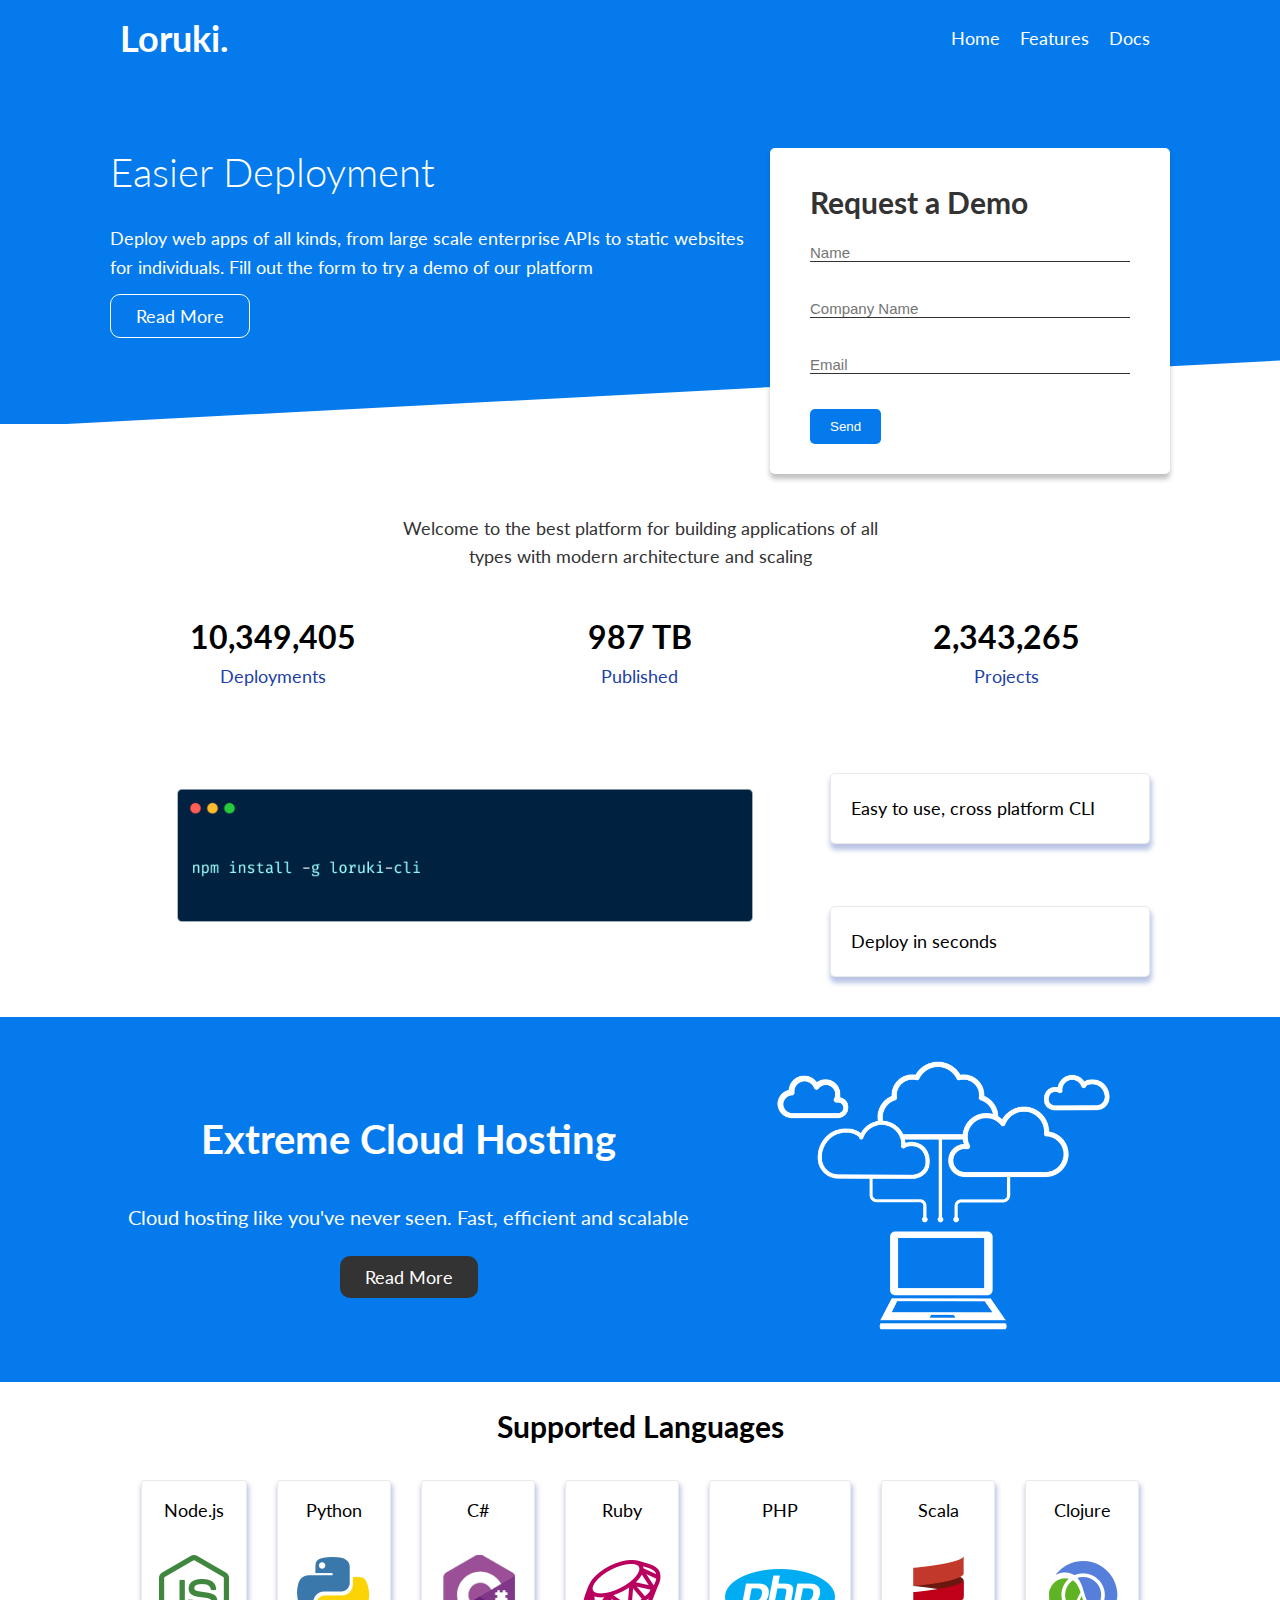
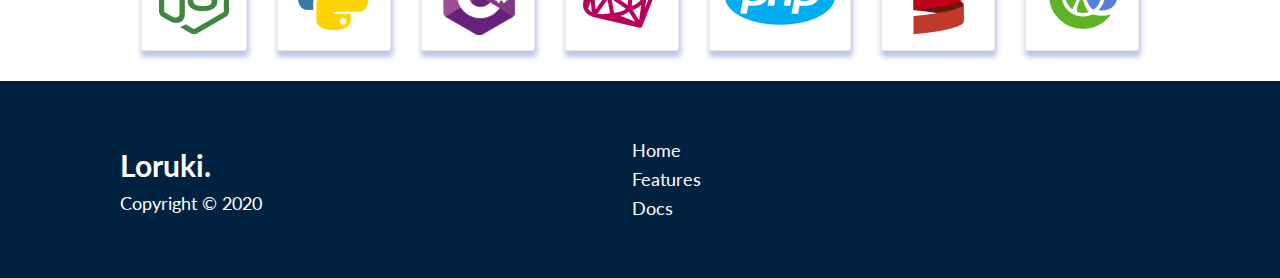
<file: index.html>
<!DOCTYPE html>
<html lang="en">
  <head>
    <meta charset="UTF-8" />
    <meta http-equiv="X-UA-Compatible" content="IE=edge" />
    <meta name="viewport" content="width=device-width, initial-scale=1.0" />
    <link
      rel="stylesheet"
      href="https://cdnjs.cloudflare.com/ajax/libs/font-awesome/5.15.1/css/all.min.css"
      integrity="sha512-+4zCK9k+qNFUR5X+cKL9EIR+ZOhtIloNl9GIKS57V1MyNsYpYcUrUeQc9vNfzsWfV28IaLL3i96P9sdNyeRssA=="
      crossorigin="anonymous"
    />
    <link rel="stylesheet" href="css/style.css" />
    <title>Loruki Hosting</title>
  </head>
  <body>
    <header>
      <div class="container flex">
        <div class="logo">
          <h1>
            <a href="index.html">Loruki.</a>
          </h1>
        </div>
        <div class="nav">
          <ul>
            <li><a href="home.html">Home</a></li>
            <li><a href="features.html">Features</a></li>
            <li><a href="docs.html">Docs</a></li>
          </ul>
        </div>
      </div>
    </header>
    <section class="showcase">
      <div class="container grid">
        <div class="showcase-text">
          <div class="showcase-title">
            <h1>Easier Deployment</h1>
          </div>
          <div class="showcase-des">
            <p>
              Deploy web apps of all kinds, from large scale enterprise APIs to
              static websites for individuals. Fill out the form to try a demo
              of our platform
            </p>
          </div>
          <div class="read-more">
            <a href="#">Read More</a>
          </div>
        </div>
        <div class="form-demo">
          <h2>Request a Demo</h2>
          <div class="form-control">
            <input type="text" name="name" placeholder="Name" required />
          </div>
          <div class="form-control">
            <input
              type="text"
              name="company-name"
              placeholder="Company Name"
              required
            />
          </div>
          <div class="form-control">
            <input type="email" name="email" placeholder="Email" required />
          </div>
          <div class="form-control">
            <input type="submit" name="submit" value="Send" required />
          </div>
        </div>
      </div>
    </section>
    <section class="stats">
      <div class="container grid">
        <div class="stats-text">
          <p>
            Welcome to the best platform for building applications of all types
            with modern architecture and scaling
          </p>
        </div>
        <div class="stats-number grid">
          <div class="stats-icon">
            <i class="fas fa-server fa-3x"></i>
            <div class="stats-data">10,349,405</div>
            <p>Deployments</p>
          </div>
          <div class="stats-icon">
            <i class="fas fa-upload fa-3x"></i>
            <div class="stats-data">987 TB</div>
            <p>Published</p>
          </div>
          <div class="stats-icon">
            <i class="fas fa-project-diagram fa-3x"></i>
            <div class="stats-data">2,343,265</div>
            <p>Projects</p>
          </div>
        </div>
      </div>
    </section>
    <section class="cli">
      <div class="container grid">
        <div class="cli-img">
          <img src="./images/cli.png" alt="" />
        </div>
        <div class="card">Easy to use, cross platform CLI</div>
        <div class="card">Deploy in seconds</div>
      </div>
    </section>
    <section class="cloud">
      <div class="container grid">
        <div class="cloud-text flex">
          <div class="cloud-title">
            <h2>Extreme Cloud Hosting</h2>
          </div>
          <div class="cloud-des">
            Cloud hosting like you've never seen. Fast, efficient and scalable
          </div>
          <div class="read-more">
            <a href="#">Read More</a>
          </div>
        </div>

        <div class="could-img">
          <img src="./images/cloud.png" alt="cloud image" />
        </div>
      </div>
    </section>
    <section class="languages">
      <div class="languages-title">
        <h3>Supported Languages</h3>
      </div>
      <div class="container flex">
        <div class="languages-card flex">
          <p>Node.js</p>
          <img src="./images/node.png" alt="nodejs" />
        </div>
        <div class="languages-card flex">
          <p>Python</p>
          <img src="./images/python.png" alt="Python" />
        </div>
        <div class="languages-card flex">
          <p>C#</p>
          <img src="./images/csharp.png" alt="Csharp" />
        </div>
        <div class="languages-card flex">
          <p>Ruby</p>
          <img src="./images/ruby.png" alt="ruby" />
        </div>
        <div class="languages-card flex">
          <p>PHP</p>
          <img src="./images/php.png" alt="php" />
        </div>
        <div class="languages-card flex">
          <p>Scala</p>
          <img src="./images/scala.png" alt="Scala" />
        </div>
        <div class="languages-card flex">
          <p>Clojure</p>
          <img src="./images/clojure.png" alt="Clojure" />
        </div>
      </div>
    </section>
    <footer>
      <div class="container flex">
        <div class="footer-logo">
          <h3>
            <a href="index.html">Loruki.</a>
          </h3>
          <p>Copyright © 2020</p>
        </div>

        <div class="footer-link">
          <ul>
            <li><a href="index.html">Home</a></li>
            <li><a href="features.html">Features</a></li>
            <li><a href="docs.html">Docs</a></li>
          </ul>
        </div>
        <div class="social flex">
          <i class="fab fa-github fa-2x"></i>
          <i class="fab fa-facebook fa-2x"></i>
          <i class="fab fa-instagram fa-2x"></i>
          <i class="fab fa-twitter fa-2x"></i>
        </div>
      </div>
    </footer>
  </body>
</html>
</file>
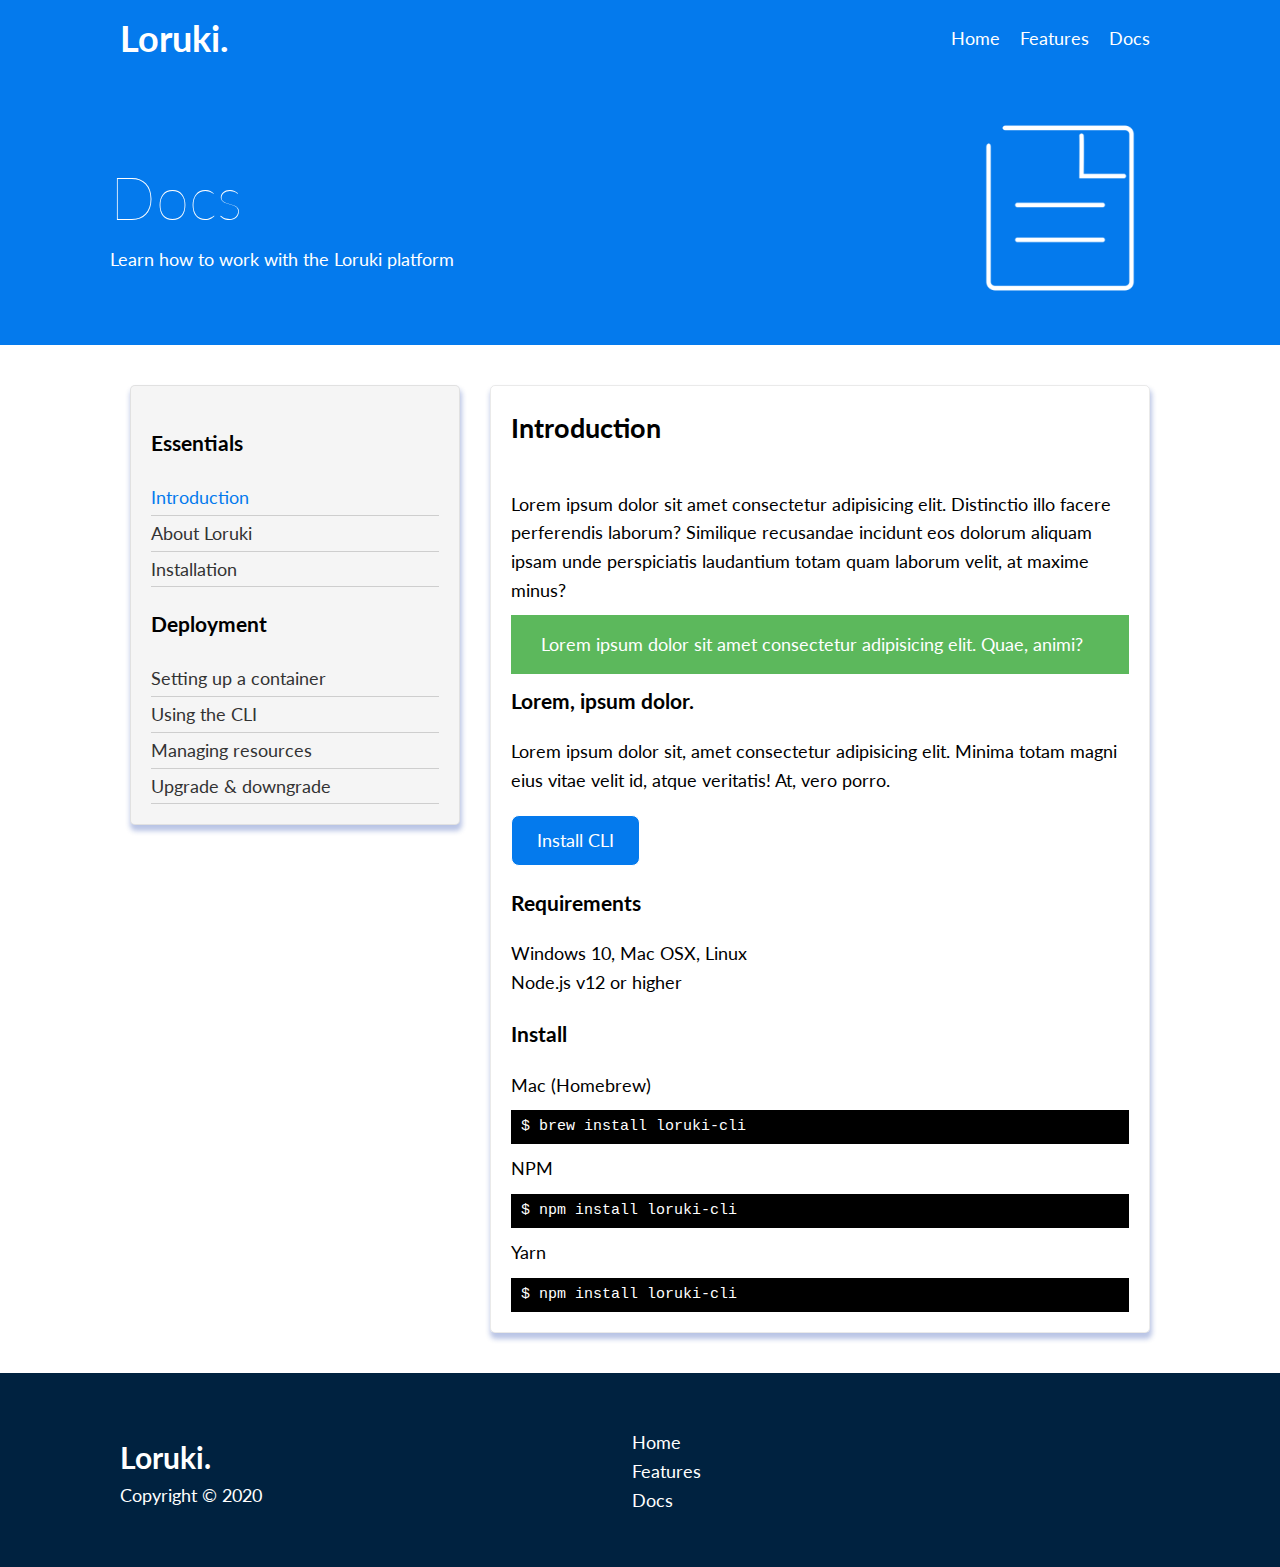
<file: docs.html>
<!DOCTYPE html>
<html lang="en">
  <head>
    <meta charset="UTF-8" />
    <meta http-equiv="X-UA-Compatible" content="IE=edge" />
    <meta name="viewport" content="width=device-width, initial-scale=1.0" />
    <link
      rel="stylesheet"
      href="https://cdnjs.cloudflare.com/ajax/libs/font-awesome/5.15.1/css/all.min.css"
      integrity="sha512-+4zCK9k+qNFUR5X+cKL9EIR+ZOhtIloNl9GIKS57V1MyNsYpYcUrUeQc9vNfzsWfV28IaLL3i96P9sdNyeRssA=="
      crossorigin="anonymous"
    />
    <link rel="stylesheet" href="css/style.css" />
    <title>Features Loruki</title>
  </head>
  <body>
    <header>
      <div class="container flex">
        <div class="logo">
          <h1>
            <a href="index.html">Loruki.</a>
          </h1>
        </div>
        <div class="nav">
          <ul>
            <li><a href="home.html">Home</a></li>
            <li><a href="features.html">Features</a></li>
            <li><a href="docs.html">Docs</a></li>
          </ul>
        </div>
      </div>
    </header>
    <section class="docs-showcase">
      <div class="container grid">
        <div class="docs-showcase-text">
          <h1>Docs</h1>
          <p>Learn how to work with the Loruki platform</p>
        </div>
        <div class="docs-showcase-img">
          <img src="./images/docs.png" alt="server" />
        </div>
      </div>
    </section>
    <section class="docs-body">
      <div class="container grid">
        <div class="docs-menu card">
          <div class="docs-menu-block">
            <div class="docs-menu-block-title">
              <h3>Essentials</h3>
            </div>
            <div class="docs-menu-block-nav">
              <ul>
                <li class="active"><a href="#">Introduction</a></li>
                <li><a href="#">About Loruki</a></li>
                <li><a href="#">Installation</a></li>
              </ul>
            </div>
          </div>
          <div class="docs-menu-block">
            <div class="docs-menu-block-title">
              <h3>Deployment</h3>
            </div>
            <div class="docs-menu-block-nav">
              <ul>
                <li><a href="#">Setting up a container</a></li>
                <li><a href="#">Using the CLI</a></li>
                <li><a href="#">Managing resources</a></li>
                <li><a href="#">Upgrade & downgrade</a></li>
              </ul>
            </div>
          </div>
        </div>
        <div class="docs-content card grid">
          <div class="docs-content-title">
            <h2>Introduction</h2>
          </div>
          <div class="docs-content-body">
            <p>
              Lorem ipsum dolor sit amet consectetur adipisicing elit.
              Distinctio illo facere perferendis laborum? Similique recusandae
              incidunt eos dolorum aliquam ipsam unde perspiciatis laudantium
              totam quam laborum velit, at maxime minus?
            </p>
            <div class="note">
              <i class="fas fa-info"></i>
              <p>
                Lorem ipsum dolor sit amet consectetur adipisicing elit. Quae,
                animi?
              </p>
            </div>
            <h3>Lorem, ipsum dolor.</h3>
            <p>
              Lorem ipsum dolor sit, amet consectetur adipisicing elit. Minima
              totam magni eius vitae velit id, atque veritatis! At, vero porro.
            </p>
            <div class="read-more">
              <a href="#">Install CLI</a>
            </div>
            <h3>Requirements</h3>
            <p>
              Windows 10, Mac OSX, Linux <br />
              Node.js v12 or higher
            </p>
            <h3>Install</h3>
            <p>Mac (Homebrew)</p>

            <code>$ brew install loruki-cli</code>

            <p>NPM</p>
            <code> $ npm install loruki-cli </code>
            <p>Yarn</p>
            <code> $ npm install loruki-cli </code>
          </div>
        </div>
      </div>
    </section>
    <footer>
      <div class="container flex">
        <div class="footer-logo">
          <h3>
            <a href="index.html">Loruki.</a>
          </h3>
          <p>Copyright © 2020</p>
        </div>

        <div class="footer-link">
          <ul>
            <li><a href="home.html">Home</a></li>
            <li><a href="features.html">Features</a></li>
            <li><a href="docs.html">Docs</a></li>
          </ul>
        </div>
        <div class="social flex">
          <i class="fab fa-github fa-2x"></i>
          <i class="fab fa-facebook fa-2x"></i>
          <i class="fab fa-instagram fa-2x"></i>
          <i class="fab fa-twitter fa-2x"></i>
        </div>
      </div>
    </footer>
  </body>
</html>
</file>
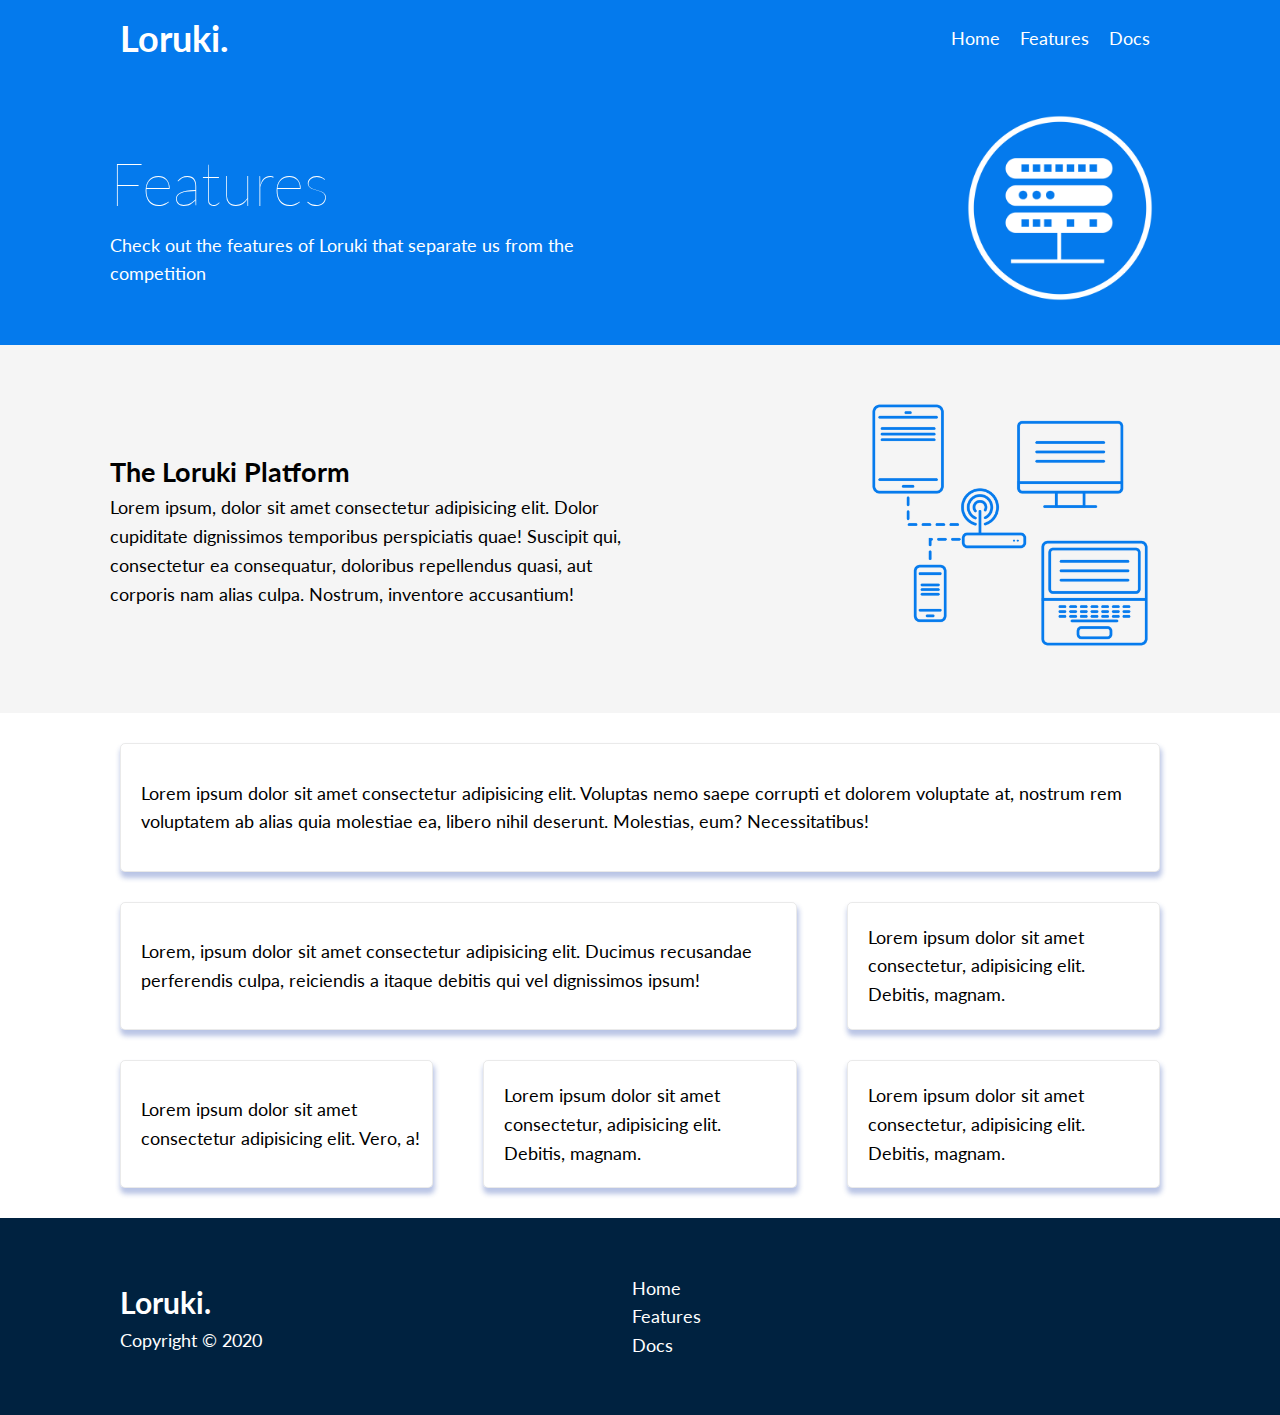
<file: features.html>
<!DOCTYPE html>
<html lang="en">
  <head>
    <meta charset="UTF-8" />
    <meta http-equiv="X-UA-Compatible" content="IE=edge" />
    <meta name="viewport" content="width=device-width, initial-scale=1.0" />
    <link
      rel="stylesheet"
      href="https://cdnjs.cloudflare.com/ajax/libs/font-awesome/5.15.1/css/all.min.css"
      integrity="sha512-+4zCK9k+qNFUR5X+cKL9EIR+ZOhtIloNl9GIKS57V1MyNsYpYcUrUeQc9vNfzsWfV28IaLL3i96P9sdNyeRssA=="
      crossorigin="anonymous"
    />
    <link rel="stylesheet" href="css/style.css" />
    <title>Features Loruki</title>
  </head>
  <body>
    <header>
      <div class="container flex">
        <div class="logo">
          <h1>
            <a href="index.html">Loruki.</a>
          </h1>
        </div>
        <div class="nav">
          <ul>
            <li><a href="index.html">Home</a></li>
            <li><a href="features.html">Features</a></li>
            <li><a href="docs.html">Docs</a></li>
          </ul>
        </div>
      </div>
    </header>
    <section class="features-showcase">
      <div class="container grid">
        <div class="features-showcase-text">
          <h1>Features</h1>
          <p>
            Check out the features of Loruki that separate us from the
            competition
          </p>
        </div>
        <div class="features-showcase-img">
          <img src="./images/server.png" alt="server" />
        </div>
      </div>
    </section>
    <section class="features-platform">
      <div class="container grid">
        <div class="features-platform-text">
          <h2>The Loruki Platform</h2>
          <p>
            Lorem ipsum, dolor sit amet consectetur adipisicing elit. Dolor
            cupiditate dignissimos temporibus perspiciatis quae! Suscipit qui,
            consectetur ea consequatur, doloribus repellendus quasi, aut
            corporis nam alias culpa. Nostrum, inventore accusantium!
          </p>
        </div>
        <div class="features-platform-img">
          <img src="./images/server2.png" alt="server" />
        </div>
      </div>
    </section>
    <section class="features-card">
      <div class="container grid">
        <div class="card flex card-server">
          <div class="features-card-icons">
            <i class="fas fa-server fa-3x"></i>
          </div>
          <div class="features-card-text">
            <p>
              Lorem ipsum dolor sit amet consectetur adipisicing elit. Voluptas
              nemo saepe corrupti et dolorem voluptate at, nostrum rem
              voluptatem ab alias quia molestiae ea, libero nihil deserunt.
              Molestias, eum? Necessitatibus!
            </p>
          </div>
        </div>
        <div class="card flex card-network">
          <div class="features-card-icons">
            <i class="fas fa-network-wired fa-3x"></i>
          </div>
          <div class="features-card-text">
            <p>
              Lorem, ipsum dolor sit amet consectetur adipisicing elit. Ducimus
              recusandae perferendis culpa, reiciendis a itaque debitis qui vel
              dignissimos ipsum!
            </p>
          </div>
        </div>
        <div class="card flex">
          <div class="features-card-icons">
            <i class="fas fa-laptop-code fa-3x"></i>
          </div>
          <div class="features-card-text">
            <p>
              Lorem ipsum dolor sit amet consectetur, adipisicing elit. Debitis,
              magnam.
            </p>
          </div>
        </div>
        <div class="card flex">
          <div class="features-card-icons">
            <i class="fas fa-database fa-3x"></i>
          </div>
          <div class="features-card-text">
            <p>
              Lorem ipsum dolor sit amet consectetur adipisicing elit. Vero, a!
            </p>
          </div>
        </div>
        <div class="card flex">
          <div class="features-card-icons">
            <i class="fas fa-power-off fa-3x"></i>
          </div>
          <div class="features-card-text">
            <p>
              Lorem ipsum dolor sit amet consectetur, adipisicing elit. Debitis,
              magnam.
            </p>
          </div>
        </div>
        <div class="card flex">
          <div class="features-card-icons">
            <i class="fas fa-upload fa-3x"></i>
          </div>
          <div class="features-card-text">
            <p>
              Lorem ipsum dolor sit amet consectetur, adipisicing elit. Debitis,
              magnam.
            </p>
          </div>
        </div>
      </div>
    </section>
    <footer>
      <div class="container flex">
        <div class="footer-logo">
          <h3>
            <a href="index.html">Loruki.</a>
          </h3>
          <p>Copyright © 2020</p>
        </div>

        <div class="footer-link">
          <ul>
            <li><a href="home.html">Home</a></li>
            <li><a href="features.html">Features</a></li>
            <li><a href="docs.html">Docs</a></li>
          </ul>
        </div>
        <div class="social flex">
          <i class="fab fa-github fa-2x"></i>
          <i class="fab fa-facebook fa-2x"></i>
          <i class="fab fa-instagram fa-2x"></i>
          <i class="fab fa-twitter fa-2x"></i>
        </div>
      </div>
    </footer>
  </body>
</html>
</file>
<file: css/style.css>
@import url("https://fonts.googleapis.com/css2?family=Lato:wght@300&display=swap");
:root {
  --primary-color: #047aed;
  --second-color: rgb(28, 63, 168);
  --white-color: #fff;
}
* {
  padding: 0;
  margin: 0;
  box-sizing: border-box;
}

/* Utilities */
a {
  text-decoration: none;
}
ul {
  list-style-type: none;
}
::placeholder {
  font-size: 15px;
}
.flex {
  display: flex;
  align-items: center;
  justify-content: center;
  gap: 10px;
  height: 100%;
}
.container {
  max-width: 1100px;
  margin: 0 auto;
  padding: 10px 20px;
}
.grid {
  display: grid;
  grid-template-columns: repeat(2, 1fr);
  align-items: center;
  justify-content: center;
  grid-gap: 30px;
}
img {
  width: 100%;
  height: auto;
}
code {
  background-color: #000;
  color: var(--white-color);
  width: 100%;
  display: inline-block;
  font-size: 15px;
  padding: 5px 10px;
}
/* Main */
body {
  font-family: "Lato", sans-serif;
  font-size: 18px;
  line-height: 1.6;
}
/* HEADER */
header {
  background-color: var(--primary-color);
}
.logo {
  padding: 0 30px;
}
.logo h1 {
  color: var(--white-color);
}
.logo a,
.logo a:visited {
  color: var(--white-color);
}

header .flex {
  flex-direction: column;
}
.nav {
  background-color: rgba(28, 63, 168, 0.3);
  padding: 10px 20px;
}
.nav ul {
  display: flex;
  gap: 20px;
}
.nav a {
  color: var(--white-color);
  padding: 10px 0;
}
.nav a:hover {
  border-bottom: 2px solid var(--white-color);
}
/* SHOWCASE */
.showcase {
  background-color: var(--primary-color);
  position: relative;
}

.showcase .grid {
  grid-template-columns: 1fr;
  align-items: center;
  justify-content: center;
  grid-gap: 10px;
}
.showcase::before {
  content: "";
  bottom: -70px;
  left: 0;
  position: absolute;
  height: 100px;
  width: 100%;
  background-color: var(--white-color);
  transform: skewY(-3deg);
}

.showcase-text {
  text-align: center;
  color: var(--white-color);
  padding-bottom: 30px;
  position: relative;
  animation: to-down-keyframe 1.5s ease-in;
}
.showcase h1 {
  font-size: 40px;
  font-weight: 300;
  margin-bottom: 20px;
}
/* KEYFRAME */
@keyframes to-down-keyframe {
  0% {
    transform: translateY(-100%);
  }
  100% {
    transform: translateY(0%);
  }
}
@keyframes to-up-keyframe {
  0% {
    transform: translateY(100%);
  }
  100% {
    transform: translateY(0%);
  }
}
@keyframes to-right-keyframe {
  0% {
    transform: translateX(-100%);
  }
  100% {
    transform: translateX(0%);
  }
}
@keyframes to-left-keyframe {
  0% {
    transform: translateX(100%);
  }
  100% {
    transform: translateX(0%);
  }
}

.showcase-des {
  margin-bottom: 20px;
}
.read-more a {
  color: var(--white-color);
  border: 1px solid var(--white-color);
  border-radius: 10px;
  padding: 10px 25px;
}
.read-more:hover {
  transform: scale(0.98);
}
/* showcase form */
.form-demo {
  background-color: var(--white-color);
  border-radius: 5px;
  padding: 30px 40px;
  top: 60px;
  overflow: visible;
  box-shadow: 0 5px 5px rgb(51, 51, 51, 0.3);
  color: #333;
  font-size: 20px;
  font-weight: 300;
  position: relative;
  animation: to-up-keyframe 1.5s ease-in;
  margin: 0 auto;
  width: 400px;
}

.form-demo input[type="text"],
.form-demo input[type="email"] {
  border: none;
  border-bottom: 0.5px solid #333;
  margin: 20px 0;
  width: 100%;
}
.form-demo input[type="submit"] {
  margin-top: 15px;
  padding: 10px 20px;
  background-color: var(--primary-color);
  color: var(--white-color);
  border: none;
  border-radius: 5px;
}
/* STATS */
.stats {
  padding-top: 80px;
  background-color: var(--white-color);
}

.stats .grid {
  grid-template-columns: 1fr;
  grid-gap: 10px;
}
.stat-text {
  width: 100%;
}
.stats-text p {
  max-width: 500px;
  text-align: center;
  color: #333;
  margin: 0 auto 30px;
}
.stats-number.grid {
  grid-gap: 40px;
}
.stats-icon {
  text-align: center;
}
.stats-data {
  font-size: 32px;
  font-weight: bold;
}
.stats-number p {
  color: #1c3fa8;
}
/* CLI */

.cli .grid {
  grid-template-columns: 1fr;
}
.cli .container {
  padding: 40px;
}
.card {
  border: 0.5px solid rgb(51, 51, 51, 0.1);
  box-shadow: 1px 5px 5px 1px rgba(28, 63, 168, 0.3);
  padding: 20px;
  border-radius: 5px;
}
/* CLOUD */
.cloud {
  background-color: var(--primary-color);
  color: var(--white-color);
}
.cloud .grid {
  grid-template-columns: 1fr;
}
.cloud-text.flex {
  flex-direction: column;
  gap: 30px;
}
.cloud-title h2 {
  text-align: center;
  font-size: 40px;
}
.cloud-des {
  font-size: 20px;
  text-align: center;
}
.cloud-img {
  max-width: 500px;
}
.cloud .read-more a {
  background-color: #333;
  color: var(--white-color);
  border: none;
}
/* LANGUAGES */
.languages {
  margin: 20px;
}

.languages .flex {
  flex-direction: row;
  flex-wrap: wrap;
  gap: 30px;
}
.languages-title h3 {
  text-align: center;
  font-size: 30px;
  margin-bottom: 20px;
}
.languages-card.flex {
  flex-direction: column;
  justify-content: flex-start;
}
.languages-card {
  padding: 15px;
  border: 0.1px solid rgb(51, 51, 51, 0.1);
  box-shadow: 1px 5px 5px 1px rgba(28, 63, 168, 0.3);
  border-radius: 3px;
  transition: transform 1s;
}
.languages-card:hover {
  transform: translateY(-10%);
}

/* FEATURES */
.features-showcase {
  background-color: var(--primary-color);
  color: var(--white-color);
  padding: 20px 0;
}
.features-showcase .grid {
  grid-template-columns: 1fr;
  justify-content: center;
}
.features-showcase-text {
  text-align: center;
}
.features-showcase-text h1 {
  font-size: 50px;
  font-weight: lighter;
}
.features-showcase-img {
  max-width: 200px;
  margin: 0 auto;
}
.features-platform {
  background-color: var(--white-color);
  padding: 20px 0;
}
.features-platform .grid {
  grid-template-columns: 1fr;
  justify-content: center;
}
.features-platform-text {
  text-align: center;
}
.features-platform-text h1 {
  font-size: 50px;
  font-weight: lighter;
}
.features-platform-img {
  max-width: 300px;
  margin: 0 auto;
}
/* features-card */
.features-card {
  margin: 20px 0;
}
.features-card .grid {
  grid-template-columns: 1fr;
}
.features-card .card {
  padding: 30px 10px;
  margin: 15px;
}
/* DOCs */
.docs-showcase {
  background-color: var(--primary-color);
  color: var(--white-color);
  padding: 20px 0;
}
.docs-showcase .grid {
  grid-template-columns: 1fr;
  justify-content: center;
}
.docs-showcase-text {
  text-align: center;
}
.docs-showcase-text h1 {
  font-size: 50px;
  font-weight: lighter;
}
.docs-showcase-img {
  max-width: 200px;
  margin: 0 auto;
}
.docs-body {
  overflow-x: auto;
}
.docs-body .container {
  padding: 40px;
}
.docs-body .grid {
  grid-template-columns: 1fr;
}
.docs-body .docs-menu {
  padding-top: 20px;
  padding-bottom: 20px;
}
.docs-menu.card {
  background-color: rgba(51, 51, 51, 0.05);
  /* padding: 30px 40px; */
}
.docs-menu-block h3 {
  margin: 20px 0;
}
.docs-menu-block-nav li {
  padding: 3px 0;
  border-bottom: 1px solid rgba(51, 51, 51, 0.2);
}
.docs-menu-block-nav a {
  color: rgba(51, 51, 51);
}
.docs-menu-block-nav .active a {
  color: var(--primary-color);
}
.docs-content .grid {
  grid-template-columns: 1fr;
  justify-content: start;
  grid-gap: 20px;
}

.docs-content-body .note {
  background-color: #5cb85c;
  padding: 5px 20px;
  color: var(--white-color);
  display: inline-block;
  display: flex;
  gap: 10px;
  align-items: center;
}
.docs-content-body h3 {
  margin: 10px 0;
}
.docs-content-body p {
  padding: 10px 0;
}
.docs-content-body .read-more a {
  color: var(--white-color);
  background-color: var(--primary-color);
  border-radius: 8px;
  margin: 10px 0;
  display: inline-block;
}

/* FOOTER */
footer {
  background-color: #002240;
  color: var(--white-color);
}
footer > .container {
  padding: 0 30px;
}
footer > .container.flex {
  flex-direction: column;
  gap: 20px;
  align-items: start;
}
.footer-logo {
  margin: 30px 0;
}
.footer-logo h3 {
  font-size: 30px;
  color: var(--white-color);
}
.social .fab {
  font-size: 30px;
}
.social .fab:hover {
  color: #1773ea;
}
.footer-logo a,
.footer-logo a:visited {
  color: var(--white-color);
}
.footer-link a,
.footer-link a:visited {
  color: var(--white-color);
}
.social.flex {
  gap: 30px;
  justify-content: start;
  padding: 30px 0;
}

@media only screen and (min-width: 501px) {
  header .flex {
    flex-direction: row;
    justify-content: space-between;
  }
  .nav {
    background-color: var(--primary-color);
  }
}
@media only screen and (min-width: 769px) {
  .logo {
    padding: 0 10px;
  }

  .showcase .grid {
    grid-template-columns: 1fr auto;
  }
  .showcase .container {
    margin-top: 0px;
  }
  .showcase-text {
    text-align: left;
  }
  .showcase-text {
    animation: to-right-keyframe 1.5s ease-in;
  }
  .form-demo {
    width: 400px;
    animation: to-left-keyframe 1.5s ease-in;
  }
  .stats {
    animation: to-up-keyframe 1.5s ease-in;
  }

  .stats-number.grid {
    grid-template-columns: repeat(3, 1fr);
  }
  .cli .grid {
    grid-template-columns: repeat(3, 1fr);
    grid-template-rows: 1fr;
  }
  .cli-img {
    grid-column: 1 / span 2;
    grid-row: 1 / span 2;
  }
  .cloud .container {
    padding: 30px;
  }
  .cloud .grid {
    grid-template-columns: 4fr 3fr;
  }
  .cloud-title h2 {
    text-align: center;
  }
  footer {
    padding: 30px 0;
  }
  footer .container.flex {
    flex-direction: row;
    justify-content: space-between;
    align-items: center;
  }
  /* features */
  .features-showcase .grid {
    grid-template-columns: 1fr 1fr;
    justify-content: end;
  }
  .features-showcase-text {
    text-align: left;
  }
  .features-showcase-img {
    margin-right: 10px;
  }
  .features-showcase-text h1 {
    font-size: 60px;
  }
  .features-platform {
    background-color: rgb(51, 51, 51, 0.05);
  }
  .features-platform .grid {
    grid-template-columns: repeat(2, 1fr);
    gap: 20px;
  }
  .features-platform-text {
    text-align: left;
  }
  .features-platform-img {
    margin-right: 10px;
  }
  .features-card .grid {
    grid-template-columns: repeat(3, 1fr);
    grid-template-rows: repeat(3, 1fr);
    justify-content: center;
  }
  .features-card .card-server {
    grid-column: 1/-1;
  }
  .features-card .card-network {
    grid-column: 1 / span 2;
    grid-row: 2/3;
  }
  .features-card .card {
    padding: 10px 10px;
    margin: 10px;
  }
  /* docs showcase */
  .docs-showcase .grid {
    grid-template-columns: 1fr 1fr;
    justify-content: end;
  }
  .docs-showcase-text {
    text-align: left;
  }
  .docs-showcase-img {
    margin-right: 10px;
  }
  .docs-showcase-text h1 {
    font-size: 60px;
  }
  .docs-body .grid {
    grid-template-columns: 1fr 2fr;
    align-items: start;
  }
  .docs-content.grid {
    grid-template-columns: 1fr;
  }
}
</file>
